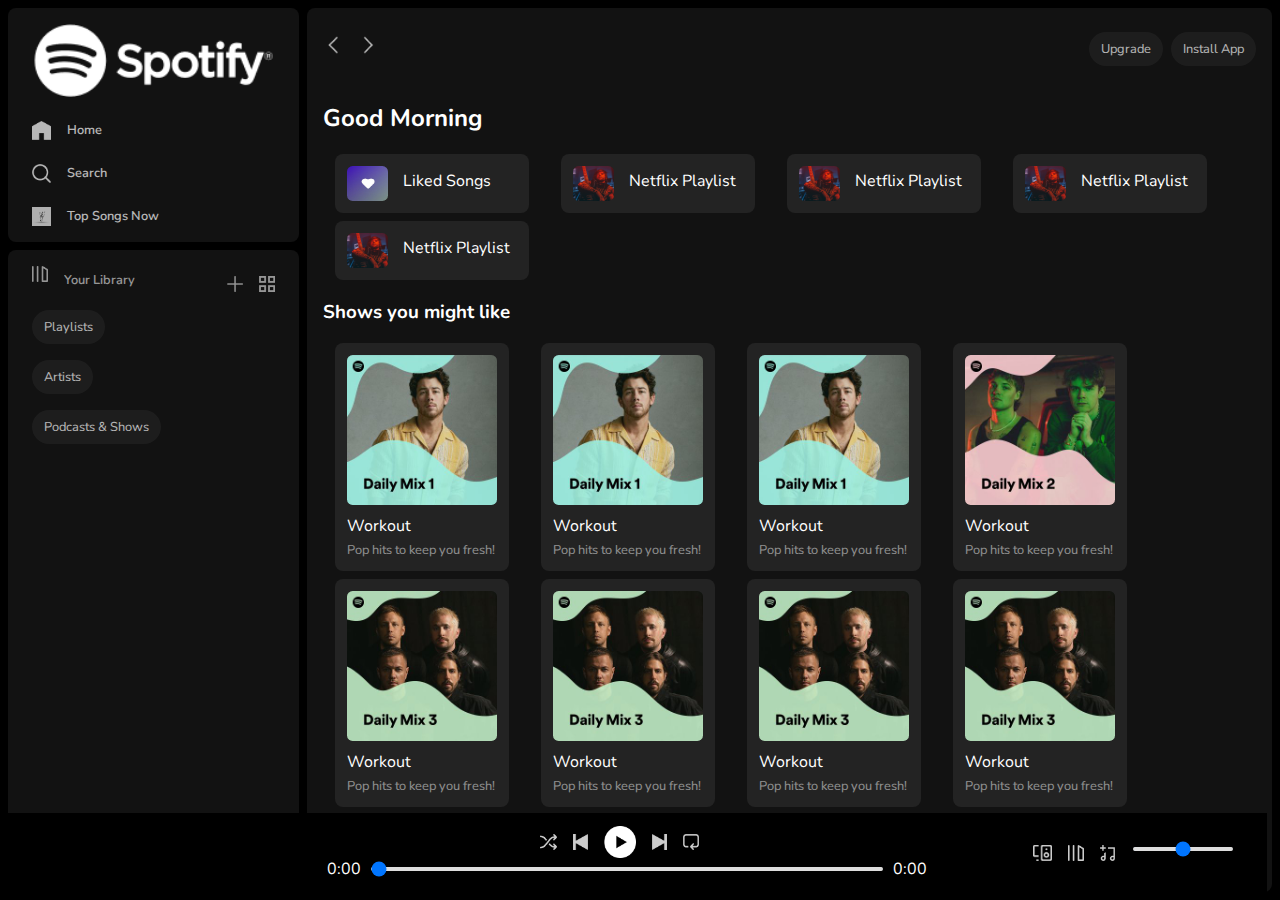
<file: index.html>
<!DOCTYPE html>
<html>
  <head>
    <meta charset="utf-8" />
    <meta http-equiv="X-UA-Compatible" content="IE=edge" />
    <title>Spotify - Web Player: Music for everyone</title>
    <meta name="description" content="Spotify clone made using html,css" />
    <meta name="viewport" content="width=device-width, initial-scale=1" />
    <link rel="stylesheet" href="style.css" />
    <link rel="icon" sizes="32x32" type="image/png" href="https://open.spotifycdn.com/cdn/images/favicon32.b64ecc03.png">

    <link rel="preconnect" href="https://fonts.googleapis.com" />
    <link rel="preconnect" href="https://fonts.gstatic.com" crossorigin />
    <link
      href="https://fonts.googleapis.com/css2?family=Nunito:wght@300;400;700&display=swap"
      rel="stylesheet"
    />
  </head>
  <body>
    <div class="container">
      <div class="sidebar">
        <div class="top-icons">
            <img src="Spotify logo.png" alt="logo" class="logo">
          <div class="link-flex">
            <img src="home.png" alt="Home" />
            <a href="#">Home</a>
          </div>
          <div class="link-flex">
            <img src="search.png" alt="Search" />
            <a href="#">Search</a>
          </div>
          <div class="link-flex">
            <img src="[data-uri]" alt="Home" />
            <a href="index2.html">Top Songs Now</a>
          </div>
        </div>
        <div class="library">
          <div class="flex-top">
            <div class="link-flex">
              <img src="playlist.png" alt="Library" />
              <p>Your Library</p>
            </div>
            <div class="link-flex">
              <img src="plus.png" />
              <img src="boxes.png" />
            </div>
          </div>
          <div class="link-flex link-flex-my-nav" style="gap: 0.5rem">
            <div class="chip">Playlists</div>
            <div class="chip">Artists</div>
            <div class="chip">Podcasts & Shows</div>
          </div>
          <!-- Put your playlists here -->
        </div>
      </div>
      <div class="main-content">
        <div class="navbar">
          <div class="link-flex">
            <img src="back_navigation.png" />
            <img src="forward_navigation.png" />
          </div>
          <!-- Navbar content -->
          <div class="link-flex" style="gap: 0; column-gap: 0.5rem">
            <div class="chip">Upgrade</div>
            <div class="chip">Install App</div>
          </div>
        </div>
        <h2>Good Morning</h2>
        <div class="cards-container">
          <div class="card my-card">
            <img src="Liked-Songs.jpg" class="card-img my-card-img" />
            <p class="card-name">Liked Songs</p>
          </div>
          <div class="card my-card">
            <img src="Rectangle 2.png" class="card-img my-card-img" />
            <p class="card-name">Netflix Playlist</p>
          </div>
          <div class="card my-card">
            <img src="Rectangle 2.png" class="card-img my-card-img" />
            <p class="card-name">Netflix Playlist</p>
          </div>
          <div class="card my-card">
            <img src="Rectangle 2.png" class="card-img my-card-img" />
            <p class="card-name">Netflix Playlist</p>
          </div>
          <div class="card my-card">
            <img src="Rectangle 2.png" class="card-img my-card-img" />
            <p class="card-name">Netflix Playlist</p>
          </div>
        </div>
        <h3>Shows you might like</h3>
        <div class="cards-container">
          <div class="card">
            <img src="mix1.jpeg" class="card-img" />
            <p class="card-name">Workout</p>
            <p class="card-description">Pop hits to keep you fresh!</p>
          </div>
          <div class="card">
            <img src="mix1.jpeg" class="card-img" />
            <p class="card-name">Workout</p>
            <p class="card-description">Pop hits to keep you fresh!</p>
          </div>
          <div class="card">
            <img src="mix1.jpeg" class="card-img" />
            <p class="card-name">Workout</p>
            <p class="card-description">Pop hits to keep you fresh!</p>
          </div>
          <div class="card">
            <img src="mix2.jpeg" class="card-img" />
            <p class="card-name">Workout</p>
            <p class="card-description">Pop hits to keep you fresh!</p>
          </div>
          <div class="card">
            <img src="mix3.jpeg" class="card-img" />
            <p class="card-name">Workout</p>
            <p class="card-description">Pop hits to keep you fresh!</p>
          </div>
          <div class="card">
            <img src="mix3.jpeg" class="card-img" />
            <p class="card-name">Workout</p>
            <p class="card-description">Pop hits to keep you fresh!</p>
          </div>
          <div class="card">
            <img src="mix3.jpeg" class="card-img" />
            <p class="card-name">Workout</p>
            <p class="card-description">Pop hits to keep you fresh!</p>
          </div>
          <div class="card">
            <img src="mix3.jpeg" class="card-img" />
            <p class="card-name">Workout</p>
            <p class="card-description">Pop hits to keep you fresh!</p>
          </div>
        </div>
        <!-- <h3>Made For You</h3>
        <div class="cards-container">
          <div class="card">
            <img src="mix1.jpeg" class="card-img" />
            <p class="card-name">Workout</p>
            <p class="card-description">Pop hits to keep you fresh!</p>
          </div>
          <div class="card">
            <img src="mix2.jpeg" class="card-img" />
            <p class="card-name">Workout</p>
            <p class="card-description">Pop hits to keep you fresh!</p>
          </div>
        </div>
      </div> -->
      <div class="player">
        <div class="volume-controls"></div>
        <div class="player-center">
          <div class="player-controls">
            <img
              style="height: 1rem; margin-right: 1rem; opacity: 0.8"
              src="shuffle.png"
            />
            <img
              style="height: 1rem; margin-right: 1rem; opacity: 0.8"
              src="previous_musicbar.png"
            />
            <img
              style="height: 2rem; margin-right: 1rem"
              src="play_musicbar.png"
            />
            <img
              style="height: 1rem; margin-right: 1rem; opacity: 0.8"
              src="next_musicbar.png"
            />
            <img
              style="height: 1rem; margin-right: 1rem; opacity: 0.8"
              src="loop.png"
            />
          </div>
          <div class="player-timeline">
            <span class="current-time">0:00</span>
            <input
              type="range"
              class="timeline-slider"
              min="0"
              max="100"
              step="1"
              value="0"
            />
            <span class="total-time">0:00</span>
          </div>
        </div>

        <div class="volume-controls">
          <img
            src="device.png"
            style="height: 1rem; margin-right: 1rem; opacity: 0.8"
            alt="Volume"
          />
          <img
            src="playlist.png"
            style="height: 1rem; margin-right: 1rem; opacity: 0.8"
            alt="Settings"
          />
          <img
            src="music.png"
            style="height: 1rem; margin-right: 1rem; opacity: 0.8"
            alt="Fullscreen"
          />
          <input
            type="range"
            class="volume-slider"
            min="0"
            max="100"
            step="1"
            value="50"
          />
        </div>
      </div>
    </div>
  </body>
</html>
</file>
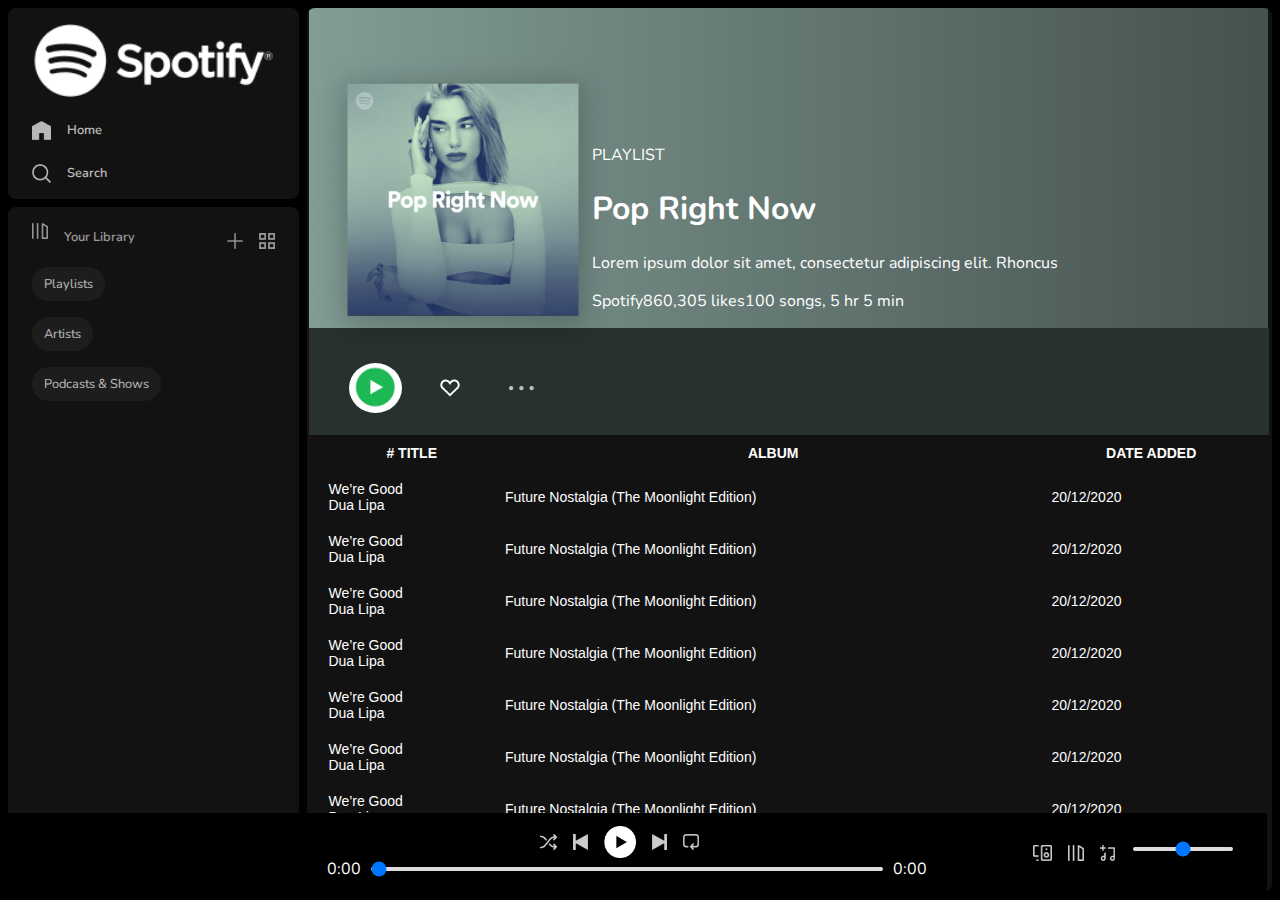
<file: index2.html>
<!DOCTYPE html>
<html>
  <head>
    <meta charset="utf-8" />
    <meta http-equiv="X-UA-Compatible" content="IE=edge" />
    <title>Spotify - Web Player: Music for everyone</title>
    <meta name="description" content="Spotify clone made using html,css" />
    <meta name="viewport" content="width=device-width, initial-scale=1" />
    <link rel="stylesheet" href="style.css" />
    <link rel="stylesheet" href="style2.css">
    <link rel="icon" sizes="32x32" type="image/png" href="https://open.spotifycdn.com/cdn/images/favicon32.b64ecc03.png">
    <link rel="preconnect" href="https://fonts.googleapis.com" />
    <link rel="preconnect" href="https://fonts.gstatic.com" crossorigin />
    <link
      href="https://fonts.googleapis.com/css2?family=Nunito:wght@300;400;700&display=swap"
      rel="stylesheet"
    />
  </head>
  <body>
    <div class="container">
      <div class="sidebar">
        <div class="top-icons">
            <img src="Spotify logo.png" alt="" class="logo">
          <div class="link-flex">
            <img src="home.png" alt="Home" />
            <a href="index.html">Home</a>
          </div>
          <div class="link-flex">
            <img src="search.png" alt="Search" />
            <a href="#">Search</a>
          </div>
        </div>
        <div class="library">
          <div class="flex-top">
            <div class="link-flex">
              <img src="playlist.png" alt="Library" />
              <p>Your Library</p>
            </div>
            <div class="link-flex">
              <img src="plus.png" />
              <img src="boxes.png" />
            </div>
          </div>
          <div class="link-flex link-flex-my-nav" style="gap: 0.5rem">
            <div class="chip">Playlists</div>
            <div class="chip">Artists</div>
            <div class="chip">Podcasts & Shows</div>
          </div>
          <!-- Put your playlists here -->
        </div>
      </div>
      <div class="main-content">
        <div class="top-section">
            <img src="top-song.png" alt="" class="song-img">
            <div class="top-section-txt">
                <p>PLAYLIST</p>
                <h1>Pop Right Now</h1>
                <p>Lorem ipsum dolor sit amet, consectetur adipiscing elit. Rhoncus</p>
                <p><span>Spotify</span><span>860,305 likes</span><span>100 songs, 5 hr 5 min</span></p>
            </div>
        </div>
        <div class="mid-section">
          <ul>
            <li><img src="thumb-up.png" alt="" class="thumb-img"></li>
            <li><img src="heart.png" alt=""></li>
            <li><img src="more_big.png" alt=""></li>
          </ul>
        </div>
        <table class="tg">
          <thead>
            <tr>
              <th class="tg-l6li"><span style="font-weight:bold">#  TITLE</span></th>
              <th class="tg-l6li"><span style="font-weight:bold">ALBUM</span></th>
              <th class="tg-l6li"><span style="font-weight:bold">DATE ADDED</span></th>
            </tr>
          </thead>
          <tbody>
            <tr>
              <td class="tg-73a0">We’re Good<br>Dua Lipa<br></td>
              <td class="tg-0pky">Future Nostalgia (The Moonlight Edition)</td>
              <td class="tg-0pky">20/12/2020</td>
            </tr>
            <tr>
              <td class="tg-73a0">We’re Good<br>Dua Lipa<br></td>
              <td class="tg-0pky">Future Nostalgia (The Moonlight Edition)</td>
              <td class="tg-0pky">20/12/2020</td>
            </tr>
            <tr>
              <td class="tg-73a0">We’re Good<br>Dua Lipa<br></td>
              <td class="tg-0pky">Future Nostalgia (The Moonlight Edition)</td>
              <td class="tg-0pky">20/12/2020</td>
            </tr>
            <tr>
              <td class="tg-73a0">We’re Good<br>Dua Lipa<br></td>
              <td class="tg-0pky">Future Nostalgia (The Moonlight Edition)</td>
              <td class="tg-0pky">20/12/2020</td>
            </tr>
            <tr>
              <td class="tg-73a0">We’re Good<br>Dua Lipa<br></td>
              <td class="tg-0pky">Future Nostalgia (The Moonlight Edition)</td>
              <td class="tg-0pky">20/12/2020</td>
            </tr>
            <tr>
              <td class="tg-73a0">We’re Good<br>Dua Lipa<br></td>
              <td class="tg-0pky">Future Nostalgia (The Moonlight Edition)</td>
              <td class="tg-0pky">20/12/2020</td>
            </tr>
            <tr>
              <td class="tg-73a0">We’re Good<br>Dua Lipa<br></td>
              <td class="tg-0pky">Future Nostalgia (The Moonlight Edition)</td>
              <td class="tg-0pky">20/12/2020</td>
            </tr>
          </tbody>
          </table>
      <div class="player">
        <div class="volume-controls"></div>
        <div class="player-center">
          <div class="player-controls">
            <img
              style="height: 1rem; margin-right: 1rem; opacity: 0.8"
              src="shuffle.png"
            />
            <img
              style="height: 1rem; margin-right: 1rem; opacity: 0.8"
              src="previous_musicbar.png"
            />
            <img
              style="height: 2rem; margin-right: 1rem"
              src="play_musicbar.png"
            />
            <img
              style="height: 1rem; margin-right: 1rem; opacity: 0.8"
              src="next_musicbar.png"
            />
            <img
              style="height: 1rem; margin-right: 1rem; opacity: 0.8"
              src="loop.png"
            />
          </div>
          <div class="player-timeline">
            <span class="current-time">0:00</span>
            <input
              type="range"
              class="timeline-slider"
              min="0"
              max="100"
              step="1"
              value="0"
            />
            <span class="total-time">0:00</span>
          </div>
        </div>

        <div class="volume-controls">
          <img
            src="device.png"
            style="height: 1rem; margin-right: 1rem; opacity: 0.8"
            alt="Volume"
          />
          <img
            src="playlist.png"
            style="height: 1rem; margin-right: 1rem; opacity: 0.8"
            alt="Settings"
          />
          <img
            src="music.png"
            style="height: 1rem; margin-right: 1rem; opacity: 0.8"
            alt="Fullscreen"
          />
          <input
            type="range"
            class="volume-slider"
            min="0"
            max="100"
            step="1"
            value="50"
          />
        </div>
      </div>
    </div>
  </body>
</html>
</file>
<file: style.css>
:root {
    --black: #000;
    --grey: #121212;
    --light-grey: #232323;
    --white: #fff;
  }
  body,
  html {
    height: 100%;
    margin: 0rem;
    overflow: hidden;
    display: flex;
    flex-direction: column;
    font-family: "Nunito", sans-serif;
    background-color: var(--black);
    color: var(--white);
  }
  
  a {
    color: var(--white);
    text-decoration: none;
  }
  
  .container {
    display: flex;
    flex: 1;
    overflow: hidden;
    background-color: var(--black);
    padding: 0.5rem;
  }
  
  .sidebar {
    flex: 0.25;
    overflow-y: auto;
  
    display: flex;
    flex-direction: column;
    margin-right: 0.5rem;
  }
  
  .top-icons {
    display: flex;
    flex-direction: column;
    gap: 1.5rem;
    padding: 1rem 1.5rem;
    margin-bottom: 0.5rem;
    background-color: var(--grey);
    border-radius: 0.5rem;
  }
  
  .link-flex {
    display: flex;
    justify-content: left;
    gap: 1rem;
    align-items: left;
    opacity: 0.7;
    font-weight: 600;
    font-size: 0.8rem;
    cursor: pointer;
  }
  .link-flex-my-nav{
    display: flex;
    flex-direction: column;
  }
  
  .link-flex:hover {
    opacity: 1;
    transition: all 0.3s;
  }
  
  .link-flex img {
    height: 1.2rem;
    width: 1.2rem;
  }
  .link-flex p {
    font-size: 1rem;
    color: var(--white);
  }
  
  .library {
    border-radius: 0.5rem;
    flex: 3;
    overflow-y: auto;
    background-color: var(--grey);
    padding: 0.5rem 1.5rem;
  }
  
  .flex-top {
    display: flex;
    justify-content: space-between;
    align-items: center;
  }
  
  .flex-top img {
    height: 1rem;
    width: 1rem;
    opacity: 0.8;
    margin-top: 0.5rem;
  }
  
  .flex-top p {
    font-size: 0.8rem;
    opacity: 0.8;
  }
  
  .flex-top p:hover {
    opacity: 1;
    transition: all 0.3s;
  }
  
  .flex-top img:hover {
    opacity: 1;
    transition: all 0.3s;
  }
  
  .chip {
    margin-top: 0.5rem;
    padding: 0.5rem 0.75rem;
    background-color: var(--light-grey);
    border-radius: 5rem;
    width: fit-content;
    font-weight: normal;
    color: var(--white);
  }
  
  .main-content {
    flex: 0.8;
    overflow-y: auto;
    background-color: var(--grey);
    display: flex;
    flex-direction: column;
    padding: 0rem 1rem;
    border-radius: 0.5rem;
    padding-bottom: 6rem;
  }
  
  .album-flex {
    margin-bottom: 1rem !important;
  }
  
  .albums {
    margin-top: 1rem;
  }
  
  .album-cover {
    height: 3rem !important;
    width: 3rem !important;
    border-radius: 0.2rem;
  }
  
  .col-flex p {
    margin: 0;
    font-weight: normal;
    font-size: 0.8rem;
  }
  
  .album-name {
    color: var(--white);
    margin-bottom: 0.35rem !important;
    font-size: 1rem !important;
  }
  
  .navbar {
    position: sticky;
    top: 0;
    display: flex;
    justify-content: space-between;
    padding: 1rem 0rem;
    align-items: center;
    background-color: var(--grey);
    z-index: 1000;
    /* Other styles as needed */
  }
  
  .cards-container {
    display: flex;
    gap: 0.5rem;
    flex-wrap: wrap;
    /* Other styles as needed */
  }
  
  .card {
    width: 150px;
    background-color: var(--light-grey);
    padding: 0.75rem;
    border-radius: 0.5rem;
    height: fit-content;
    margin: 0rem 0.75rem;
  }
  
  .card-img {
    width: 100%;
    border-radius: 0.35rem;
  }
  
  .card-name {
    margin: 0.25rem 0;
  }
  
  .card-description {
    margin: 0;
    font-size: 0.8rem;
    opacity: 0.5;
  }
  .my-card{
    display: flex;
    width: 170px;
    height: 35px;
  }
  .my-card-img{
    width: 41px;
    height: 35px;
    margin-right: 15px;
  }
  
  .player {
    width: 100%;
    height: 80px; /* Adjust as needed */
    position: fixed;
    bottom: 0;
    background-color: var(--black);
    display: flex;
    justify-content: space-between;
    align-items: center;
    margin-left: -336px;
    margin-bottom: 7px;
  }
  
  .volume-controls {
    width: 20vw;
  }
  
  .player-center {
    display: flex;
    flex-direction: column;
    justify-content: center;
    align-items: center;
    width: 40vw;
  }
  
  .player-controls {
    display: flex;
    align-items: center;
  }
  
  .volume-controls {
    display: flex;
    justify-content: flex-end;
    margin-right: 2rem;
  }
  
  .player-timeline {
    display: flex;
    align-items: center;
  }
  
  .timeline-slider {
    margin: 0 10px;
    width: 40vw;
  }
  
  .volume-slider {
    width: 100px;
    height: 4px;
  }
  
  .timeline-slider:hover,
  .volume-slider:hover {
    background-color: #1bd760;
  }
  
  
  .timeline-slider::-webkit-slider-runnable-track,
  .volume-slider::-webkit-slider-runnable-track {
    height: 4px;
    background: #ddd;
    border: none;
    border-radius: 100px;
  }
  
  .timeline-slider::-webkit-slider-thumb,
  .volume-slider::-webkit-slider-thumb {
    -webkit-appearance: none;
    border: none;
    height: 16px;
    width: 16px;
    border-radius: 50%;
    background: #1bd760;
    margin-top: -6px;
  }
  
  .timeline-slider:focus,
  .volume-slider:focus {
    outline: none;
  }
  
  .timeline-slider:focus::-webkit-slider-runnable-track {
    background: #ccc;
  }
</file>
<file: style2.css>
@import url("https://fonts.googleapis.com/css2?family=Heebo:wght@600&display=swap");
.top-section {
  background: rgb(130, 157, 150);
  background: linear-gradient(
    90deg,
    rgba(130, 157, 150, 1) 0%,
    rgba(127, 153, 147, 0.469393783740783) 100%
  );
  margin-right: -12px;
  margin-left: -14px;
  display: flex;
  justify-content: space-between;
  align-items: baseline;
  height: 50vh;
  position: relative;
}
.top-section-txt {
  position: relative;
  margin-left: 283px;
  margin-top: 120px;
}
.song-img {
  margin-top: 42px;
  position: absolute;
}
h2 {
  font-size: 35px;
  line-height: 1;
  letter-spacing: 0.115em;
  font-weight: 700;
  font-family: "Heebo", sans-serif !important;
}
.mid-section {
  background-color: #293130;
  width: 75vw;
  margin-left: -14px;
}
ul {
  display: flex;
  justify-content: flex-start;
  align-items: center;
}
li {
  list-style: none;
  list-style: none;
  margin-right: 36px;
  margin-top: 19px;
}
.thumb-img {
  border-radius: 50%;
  height: 50px;
}
.tg {
  border-collapse: collapse;
  border-spacing: 0;
}
.tg td {
  /* border-color: black;
  border-style: solid;
  border-width: 1px; */
  font-family: Arial, sans-serif;
  font-size: 14px;
  overflow: hidden;
  padding: 10px 5px;
  word-break: normal;
}
.tg th {
  /* border-color: black;
  border-style: solid; */
  border-width: 1px;
  font-family: Arial, sans-serif;
  font-size: 14px;
  font-weight: normal;
  overflow: hidden;
  padding: 10px 5px;
  word-break: normal;
}
.tg .tg-jpc1 {
  font-size: 10px;
  text-align: left;
  vertical-align: top;
}
.tg .tg-0lax {
  text-align: left;
  vertical-align: top;
}
</file>
